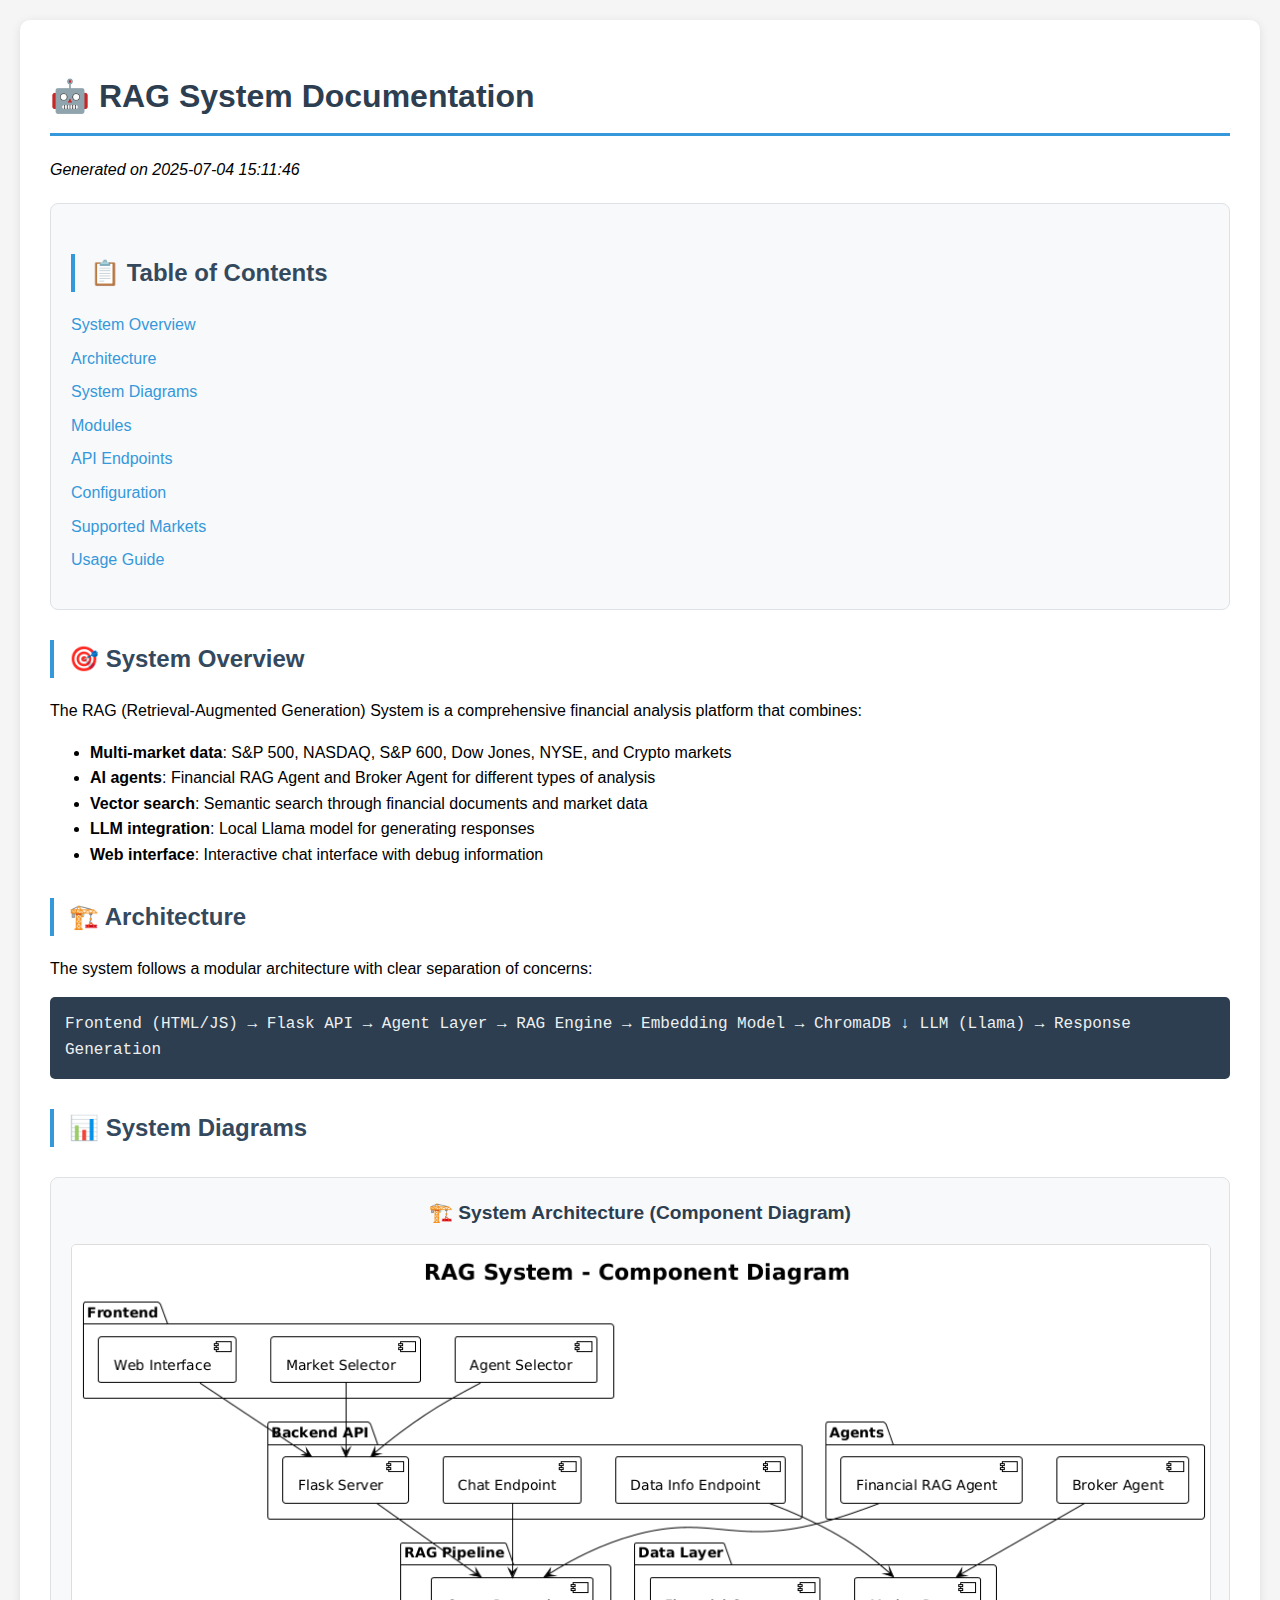
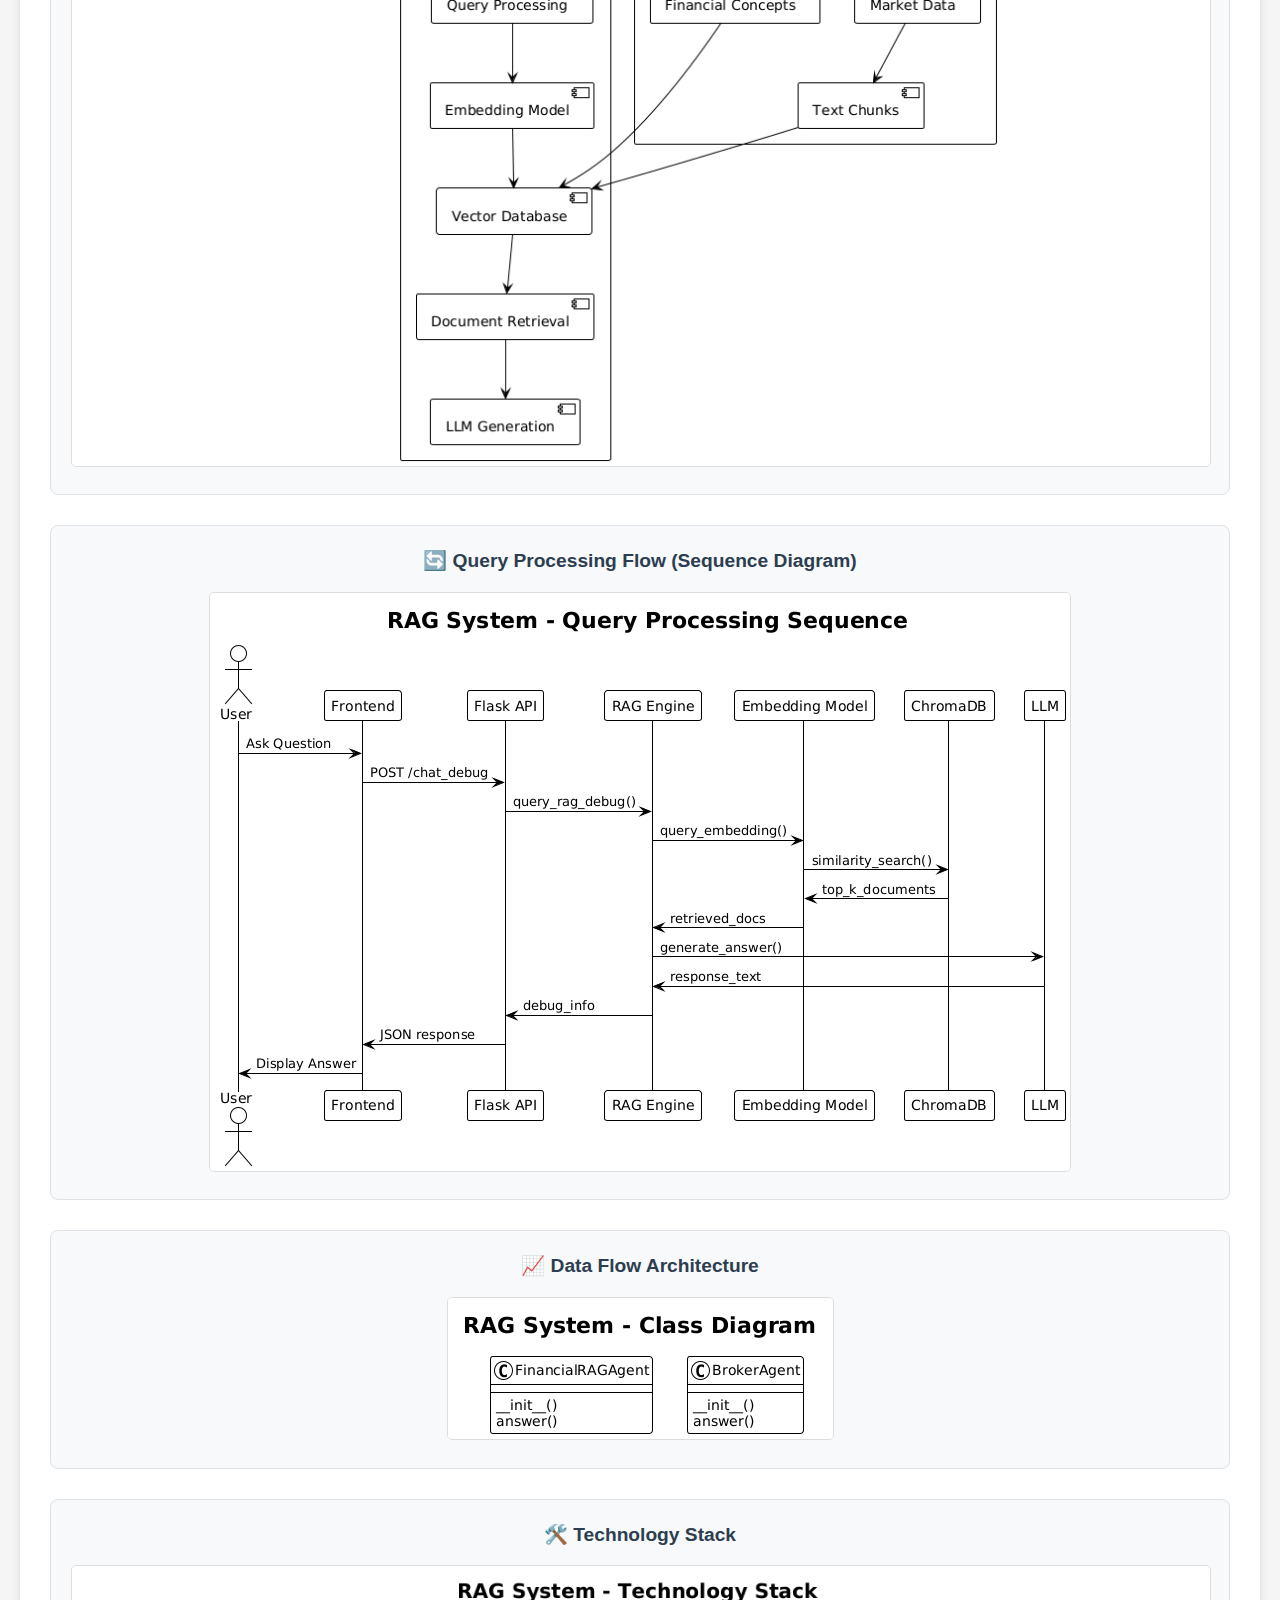
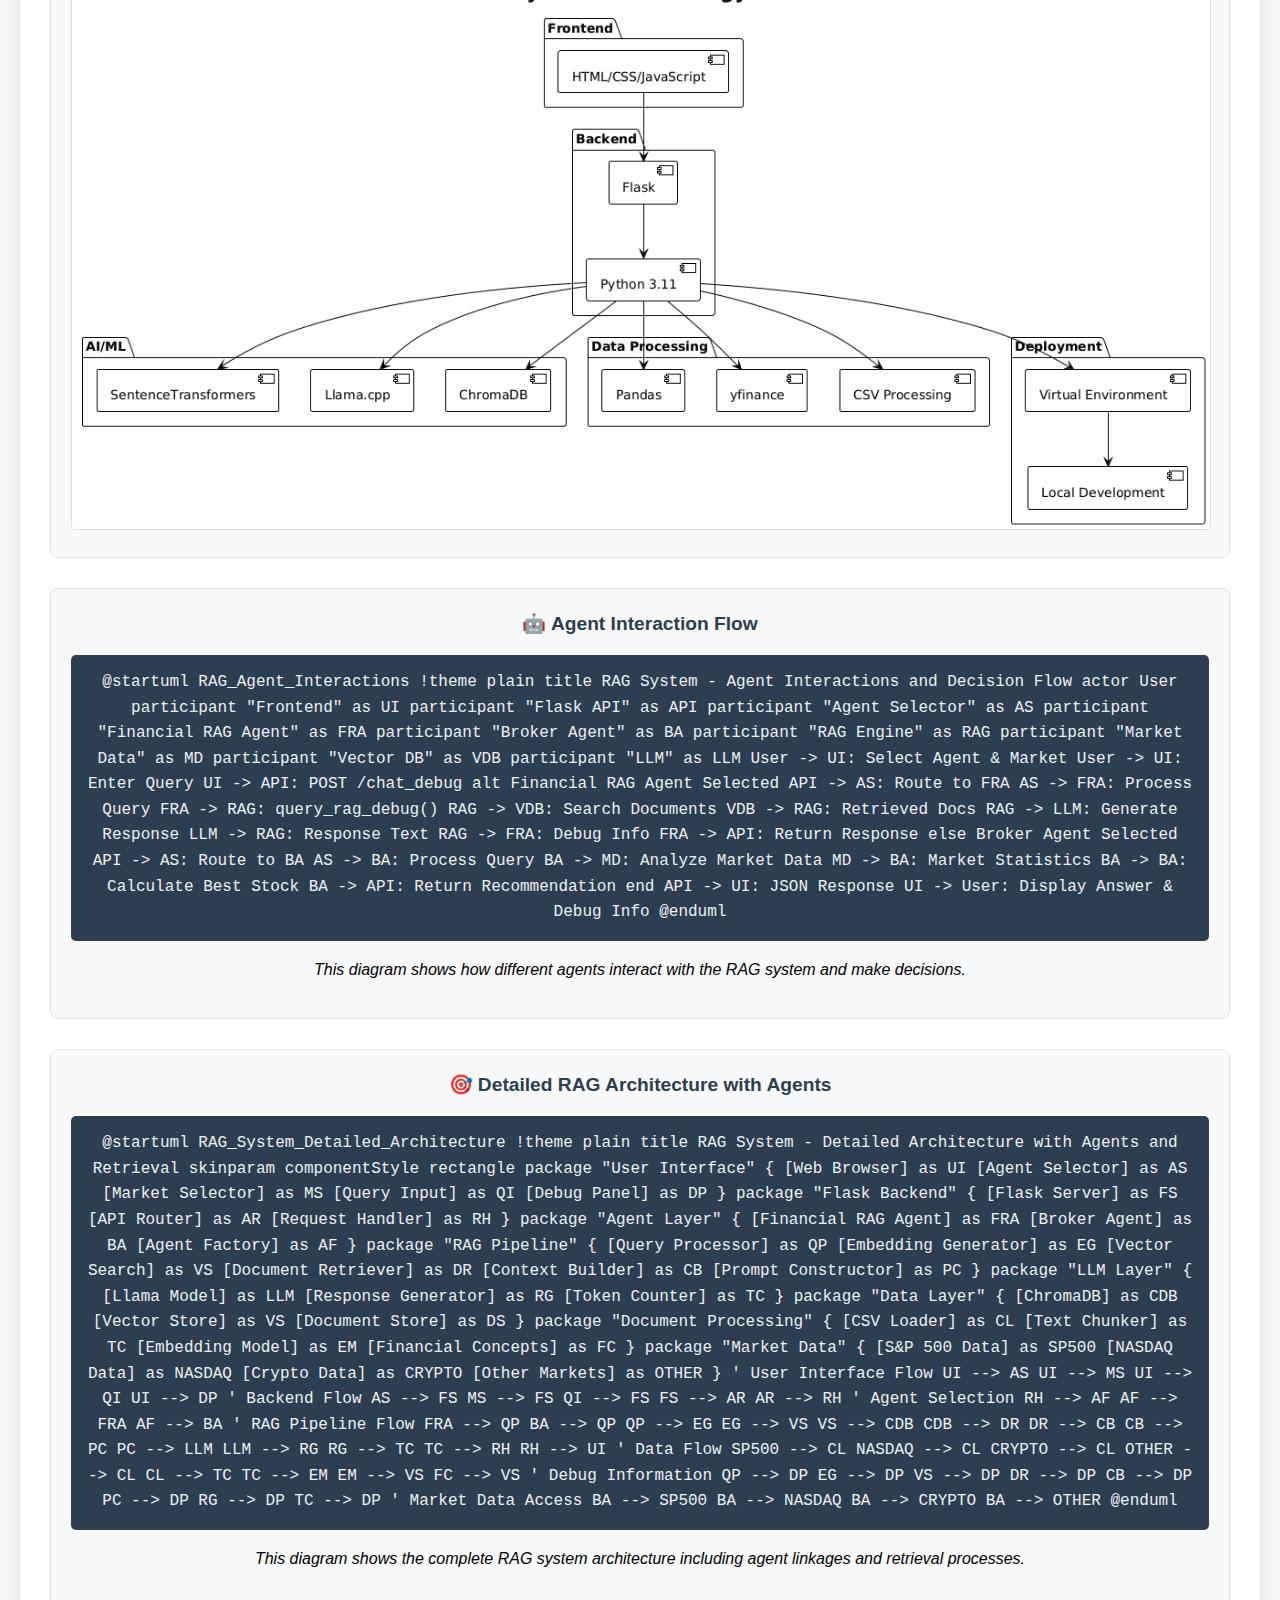
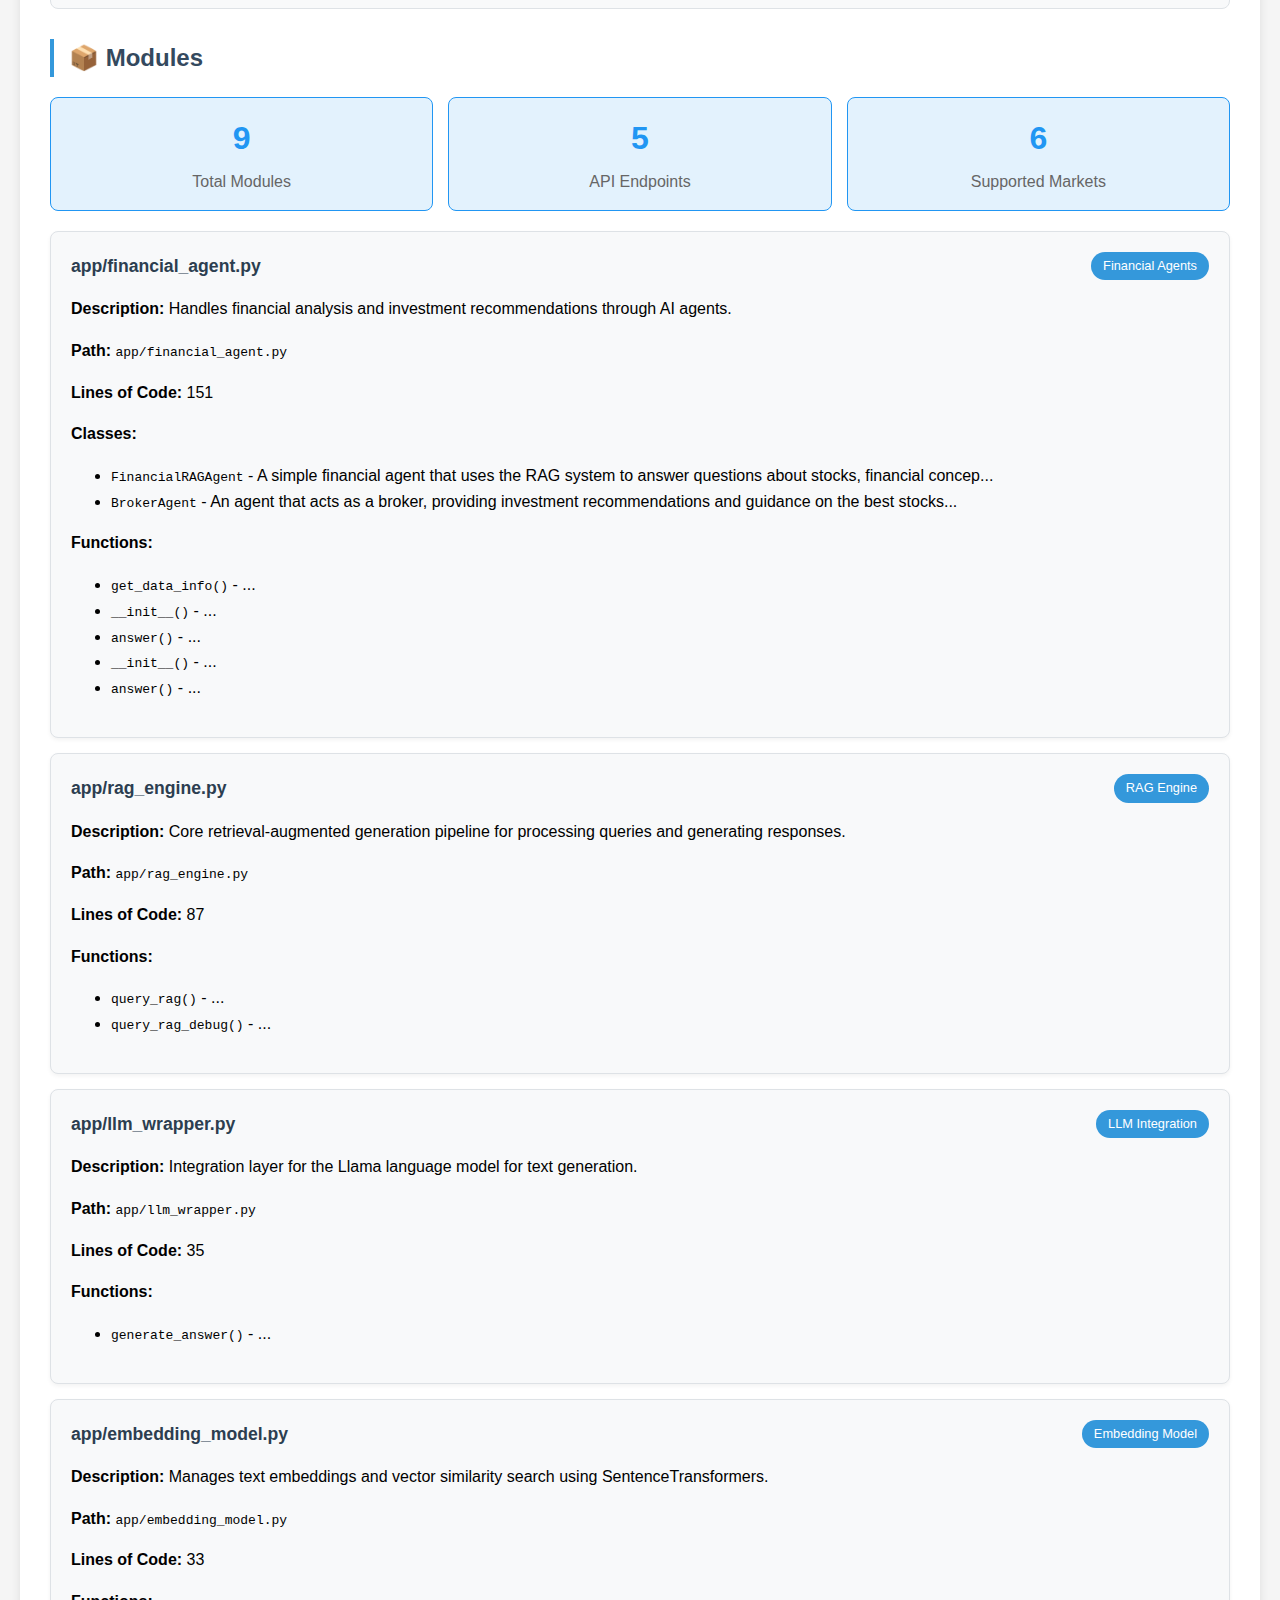
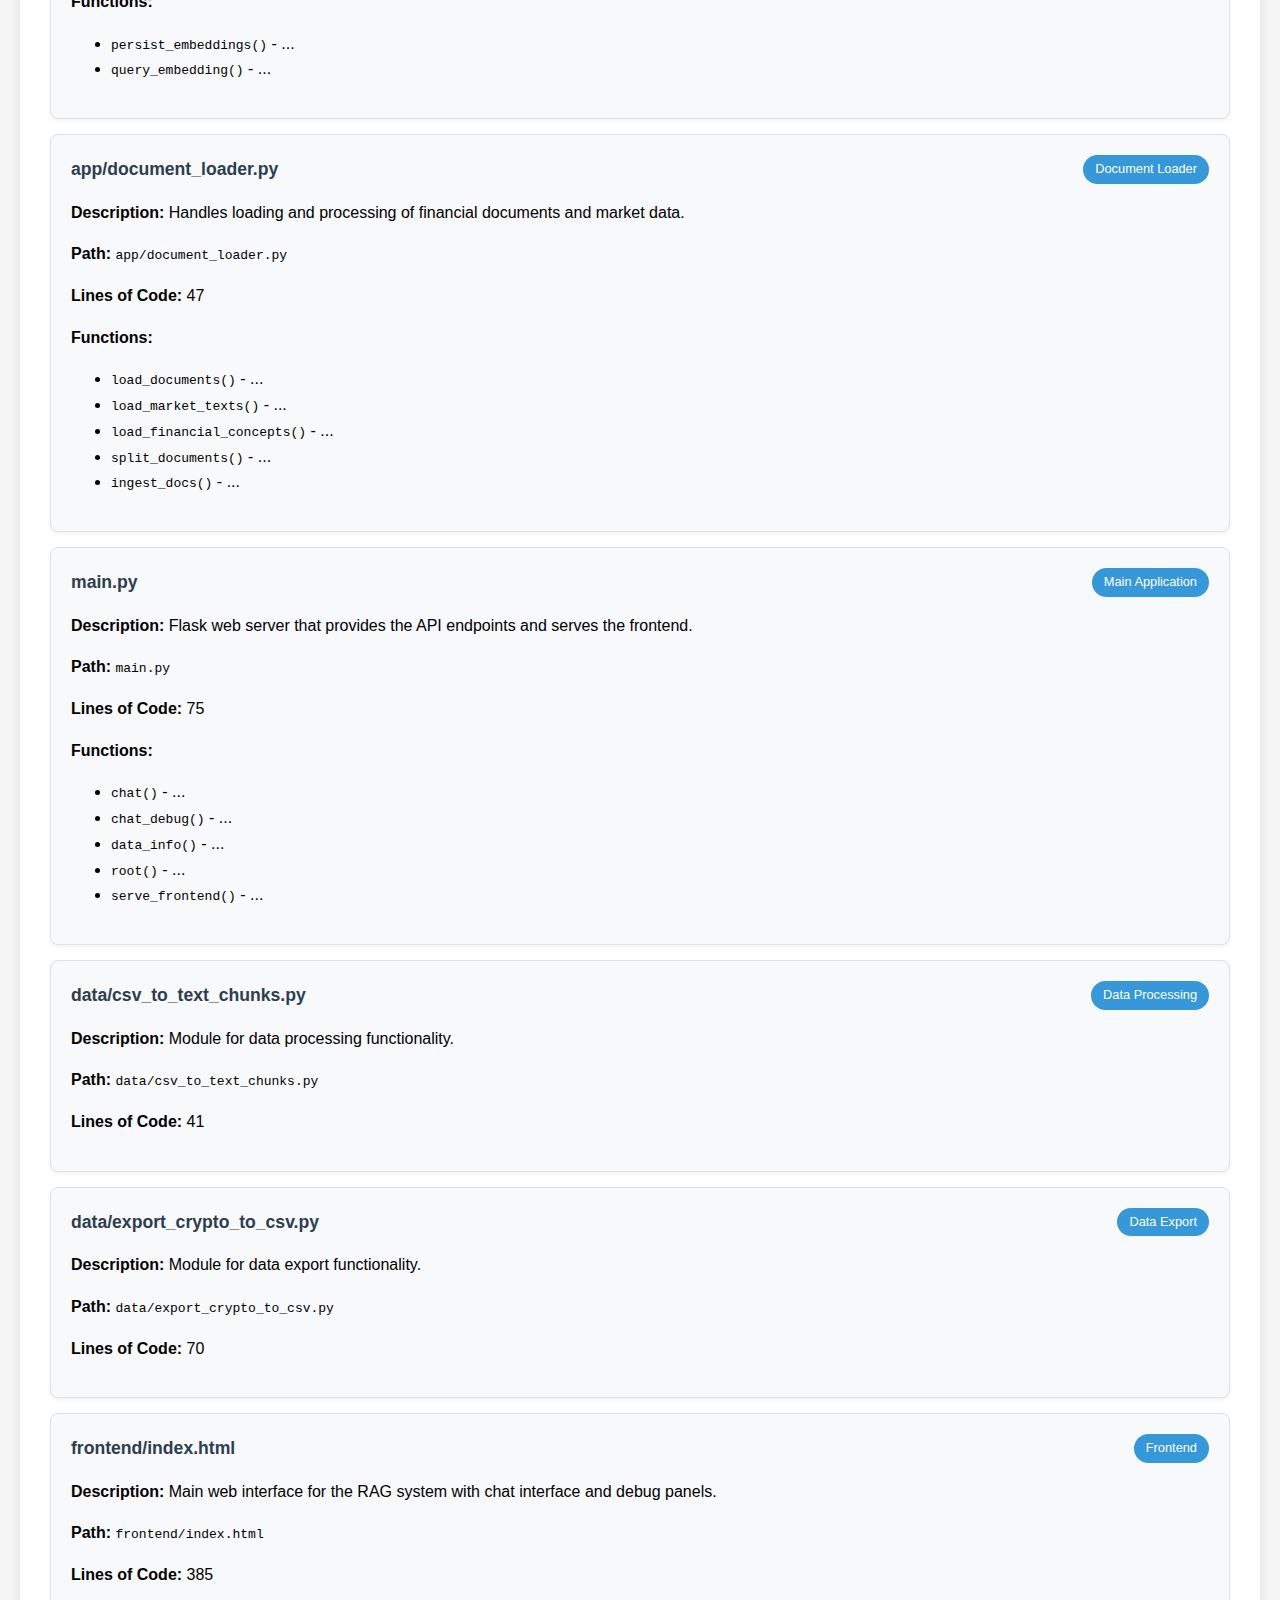
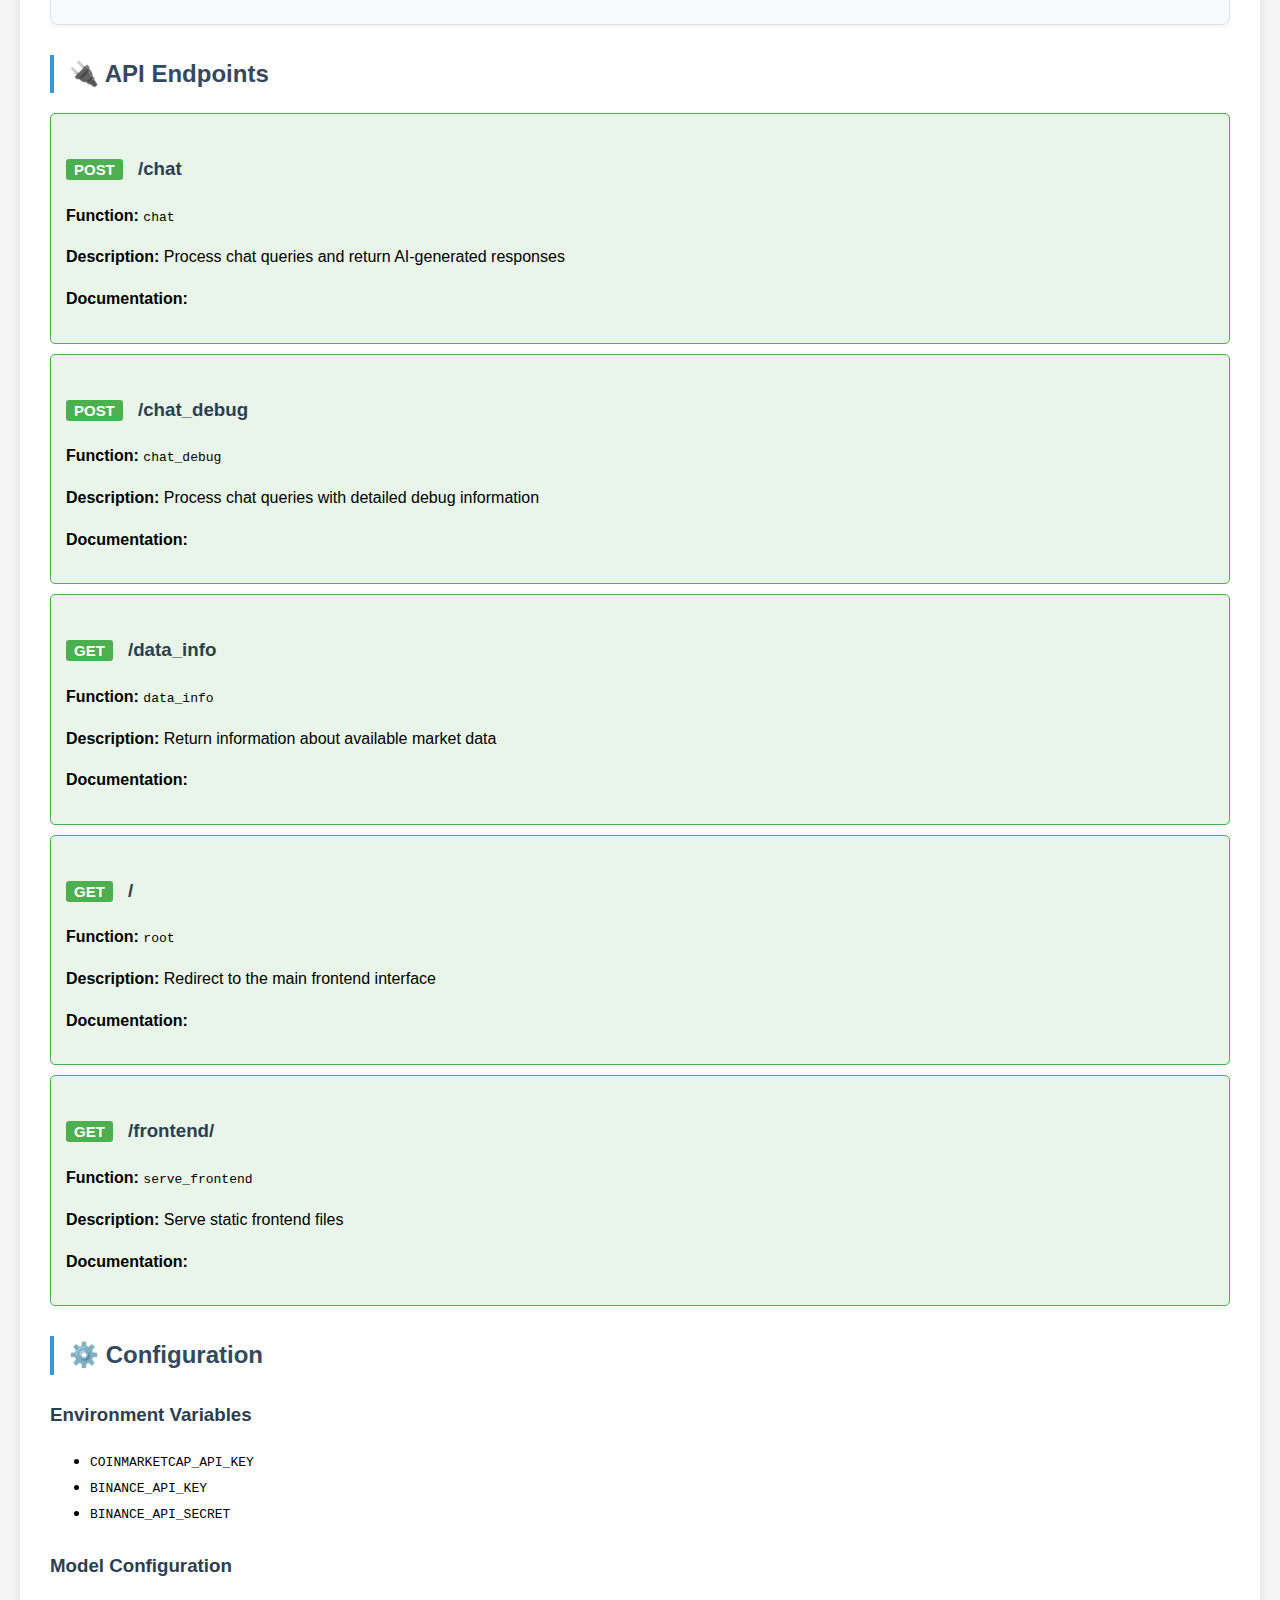
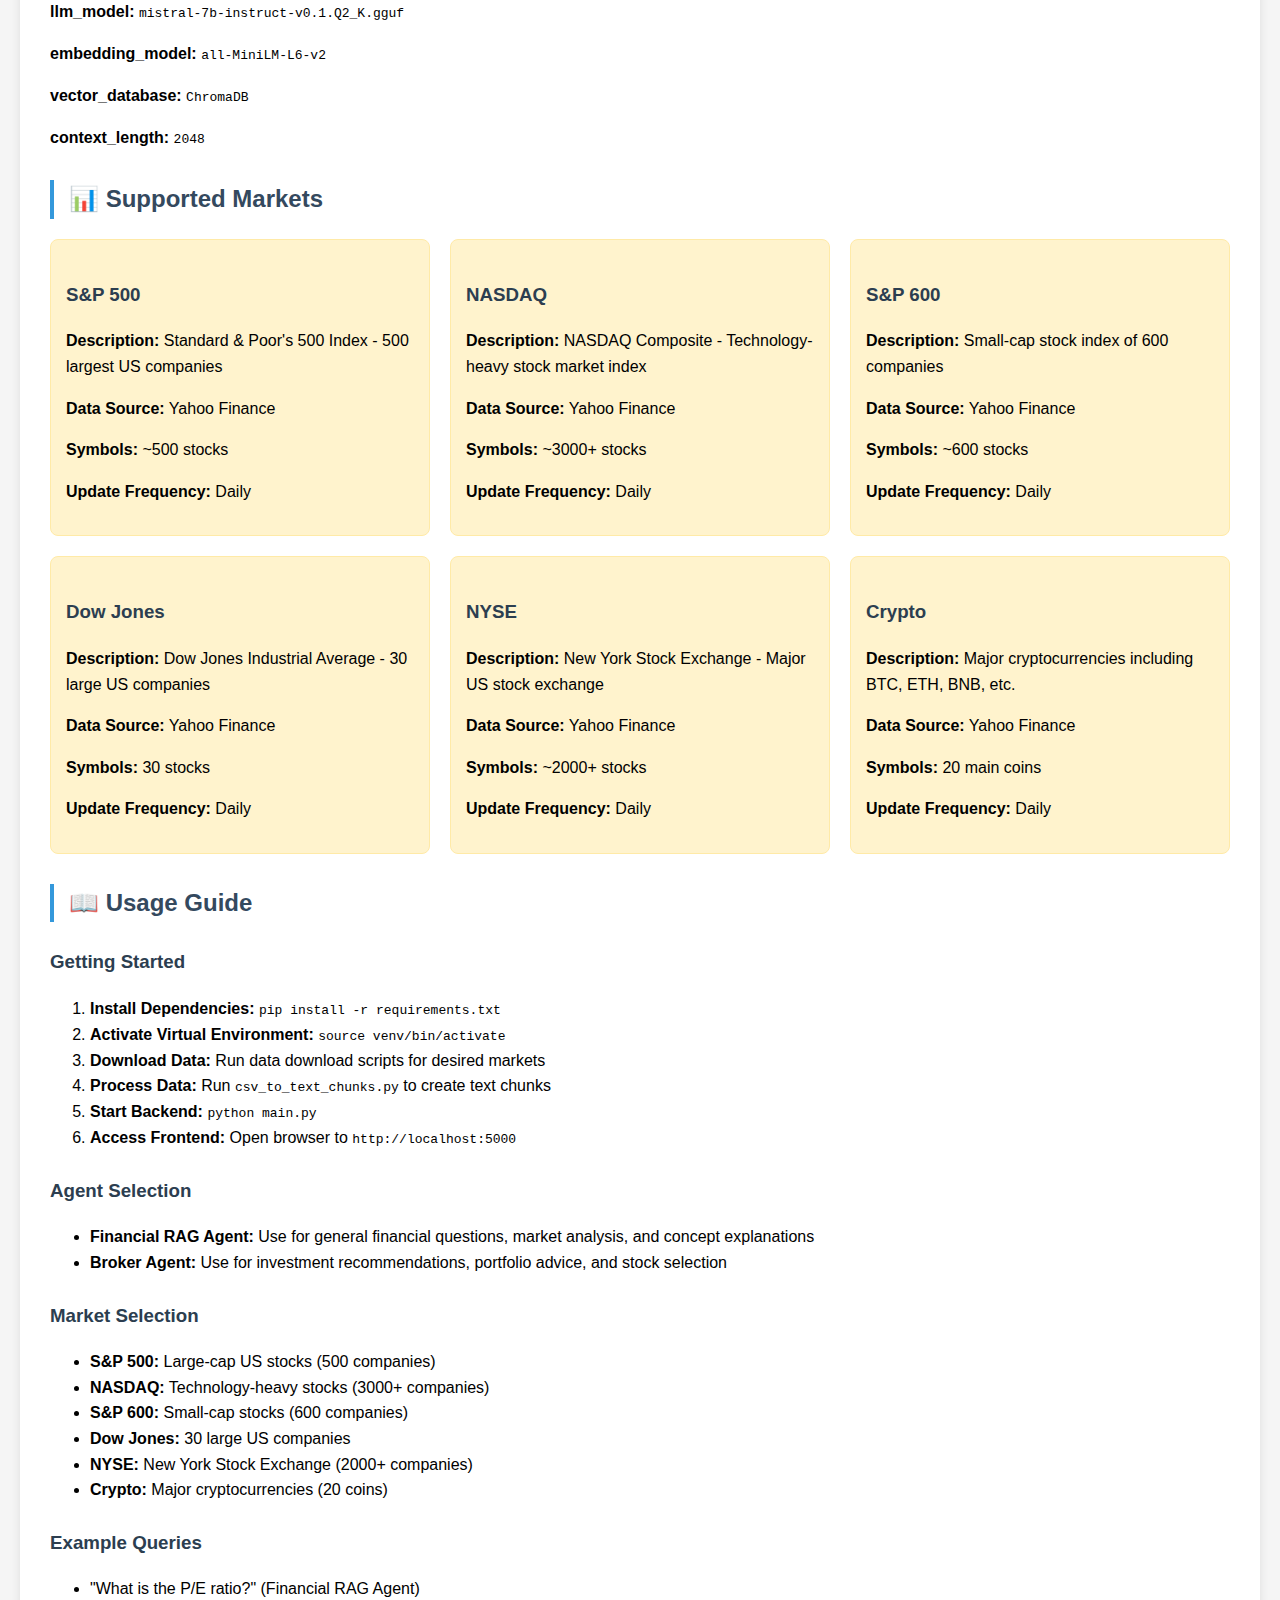
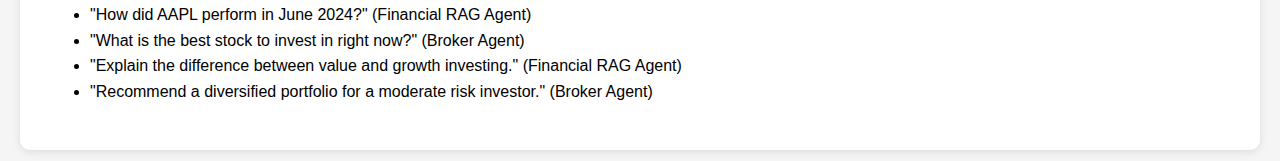
<file: documentation/documentation.html>
<!DOCTYPE html>
<html lang="en">
<head>
    <meta charset="UTF-8">
    <meta name="viewport" content="width=device-width, initial-scale=1.0">
    <title>RAG System Documentation</title>
    <style>
        body {
            font-family: 'Segoe UI', Tahoma, Geneva, Verdana, sans-serif;
            line-height: 1.6;
            margin: 0;
            padding: 20px;
            background-color: #f5f5f5;
        }
        .container {
            max-width: 1200px;
            margin: 0 auto;
            background: white;
            padding: 30px;
            border-radius: 10px;
            box-shadow: 0 2px 10px rgba(0,0,0,0.1);
        }
        h1 {
            color: #2c3e50;
            border-bottom: 3px solid #3498db;
            padding-bottom: 10px;
        }
        h2 {
            color: #34495e;
            margin-top: 30px;
            border-left: 4px solid #3498db;
            padding-left: 15px;
        }
        h3 {
            color: #2c3e50;
            margin-top: 25px;
        }
        .module-card {
            background: #f8f9fa;
            border: 1px solid #dee2e6;
            border-radius: 8px;
            padding: 20px;
            margin: 15px 0;
            box-shadow: 0 2px 4px rgba(0,0,0,0.05);
        }
        .module-header {
            display: flex;
            justify-content: space-between;
            align-items: center;
            margin-bottom: 15px;
        }
        .module-name {
            font-weight: bold;
            color: #2c3e50;
            font-size: 1.1em;
        }
        .module-category {
            background: #3498db;
            color: white;
            padding: 4px 12px;
            border-radius: 15px;
            font-size: 0.8em;
        }
        .code-block {
            background: #2c3e50;
            color: #ecf0f1;
            padding: 15px;
            border-radius: 5px;
            overflow-x: auto;
            font-family: 'Courier New', monospace;
            margin: 10px 0;
        }
        .endpoint {
            background: #e8f5e8;
            border: 1px solid #4caf50;
            border-radius: 5px;
            padding: 15px;
            margin: 10px 0;
        }
        .method {
            background: #4caf50;
            color: white;
            padding: 2px 8px;
            border-radius: 3px;
            font-size: 0.8em;
            margin-right: 10px;
        }
        .market-info {
            display: grid;
            grid-template-columns: repeat(auto-fit, minmax(300px, 1fr));
            gap: 20px;
            margin: 20px 0;
        }
        .market-card {
            background: #fff3cd;
            border: 1px solid #ffeaa7;
            border-radius: 8px;
            padding: 15px;
        }
        .toc {
            background: #f8f9fa;
            border: 1px solid #dee2e6;
            border-radius: 8px;
            padding: 20px;
            margin: 20px 0;
        }
        .toc ul {
            list-style-type: none;
            padding-left: 0;
        }
        .toc li {
            margin: 8px 0;
        }
        .toc a {
            color: #3498db;
            text-decoration: none;
        }
        .toc a:hover {
            text-decoration: underline;
        }
        .stats {
            display: grid;
            grid-template-columns: repeat(auto-fit, minmax(200px, 1fr));
            gap: 15px;
            margin: 20px 0;
        }
        .stat-card {
            background: #e3f2fd;
            border: 1px solid #2196f3;
            border-radius: 8px;
            padding: 15px;
            text-align: center;
        }
        .stat-number {
            font-size: 2em;
            font-weight: bold;
            color: #2196f3;
        }
        .stat-label {
            color: #666;
            margin-top: 5px;
        }
        .diagram-section {
            margin: 30px 0;
            text-align: center;
        }
        .diagram-container {
            background: #f8f9fa;
            border: 1px solid #dee2e6;
            border-radius: 8px;
            padding: 20px;
            margin: 15px 0;
        }
        .diagram-container img {
            max-width: 100%;
            height: auto;
            border: 1px solid #ddd;
            border-radius: 5px;
        }
        .diagram-title {
            font-weight: bold;
            color: #2c3e50;
            margin-bottom: 15px;
            font-size: 1.2em;
        }
    </style>
</head>
<body>
    <div class="container">
        <h1>🤖 RAG System Documentation</h1>
        <p><em>Generated on 2025-07-04 15:11:46</em></p>
        
        <div class="toc">
            <h2>📋 Table of Contents</h2>
            <ul>
                <li><a href="#overview">System Overview</a></li>
                <li><a href="#architecture">Architecture</a></li>
                <li><a href="#diagrams">System Diagrams</a></li>
                <li><a href="#modules">Modules</a></li>
                <li><a href="#api">API Endpoints</a></li>
                <li><a href="#configuration">Configuration</a></li>
                <li><a href="#markets">Supported Markets</a></li>
                <li><a href="#usage">Usage Guide</a></li>
            </ul>
        </div>

        <section id="overview">
            <h2>🎯 System Overview</h2>
            <p>The RAG (Retrieval-Augmented Generation) System is a comprehensive financial analysis platform that combines:</p>
            <ul>
                <li><strong>Multi-market data</strong>: S&P 500, NASDAQ, S&P 600, Dow Jones, NYSE, and Crypto markets</li>
                <li><strong>AI agents</strong>: Financial RAG Agent and Broker Agent for different types of analysis</li>
                <li><strong>Vector search</strong>: Semantic search through financial documents and market data</li>
                <li><strong>LLM integration</strong>: Local Llama model for generating responses</li>
                <li><strong>Web interface</strong>: Interactive chat interface with debug information</li>
            </ul>
        </section>

        <section id="architecture">
            <h2>🏗️ Architecture</h2>
            <p>The system follows a modular architecture with clear separation of concerns:</p>
            <div class="code-block">
Frontend (HTML/JS) → Flask API → Agent Layer → RAG Engine → Embedding Model → ChromaDB
                                 ↓
                            LLM (Llama) → Response Generation
            </div>
        </section>

        <section id="diagrams">
            <h2>📊 System Diagrams</h2>
            
            <div class="diagram-section">
                <div class="diagram-container">
                    <div class="diagram-title">🏗️ System Architecture (Component Diagram)</div>
                    <img src="[data-uri]" alt="Component Diagram">
                </div>
            </div>
            
            <div class="diagram-section">
                <div class="diagram-container">
                    <div class="diagram-title">🔄 Query Processing Flow (Sequence Diagram)</div>
                    <img src="[data-uri]" alt="Sequence Diagram">
                </div>
            </div>
            
            <div class="diagram-section">
                <div class="diagram-container">
                    <div class="diagram-title">📈 Data Flow Architecture</div>
                    <img src="[data-uri]" alt="Class Diagram">
                </div>
            </div>
            
            <div class="diagram-section">
                <div class="diagram-container">
                    <div class="diagram-title">🛠️ Technology Stack</div>
                    <img src="[data-uri]" alt="Technology Stack">
                </div>
            </div>
            
            <div class="diagram-section">
                <div class="diagram-container">
                    <div class="diagram-title">🤖 Agent Interaction Flow</div>
                    <div class="code-block">

@startuml RAG_Agent_Interactions
!theme plain
title RAG System - Agent Interactions and Decision Flow

actor User
participant "Frontend" as UI
participant "Flask API" as API
participant "Agent Selector" as AS
participant "Financial RAG Agent" as FRA
participant "Broker Agent" as BA
participant "RAG Engine" as RAG
participant "Market Data" as MD
participant "Vector DB" as VDB
participant "LLM" as LLM

User -> UI: Select Agent & Market
User -> UI: Enter Query
UI -> API: POST /chat_debug

alt Financial RAG Agent Selected
    API -> AS: Route to FRA
    AS -> FRA: Process Query
    FRA -> RAG: query_rag_debug()
    RAG -> VDB: Search Documents
    VDB -> RAG: Retrieved Docs
    RAG -> LLM: Generate Response
    LLM -> RAG: Response Text
    RAG -> FRA: Debug Info
    FRA -> API: Return Response
else Broker Agent Selected
    API -> AS: Route to BA
    AS -> BA: Process Query
    BA -> MD: Analyze Market Data
    MD -> BA: Market Statistics
    BA -> BA: Calculate Best Stock
    BA -> API: Return Recommendation
end

API -> UI: JSON Response
UI -> User: Display Answer & Debug Info

@enduml

                    </div>
                    <p><em>This diagram shows how different agents interact with the RAG system and make decisions.</em></p>
                </div>
            </div>
            
            <div class="diagram-section">
                <div class="diagram-container">
                    <div class="diagram-title">🎯 Detailed RAG Architecture with Agents</div>
                    <div class="code-block">

@startuml RAG_System_Detailed_Architecture
!theme plain
title RAG System - Detailed Architecture with Agents and Retrieval

skinparam componentStyle rectangle

package "User Interface" {
    [Web Browser] as UI
    [Agent Selector] as AS
    [Market Selector] as MS
    [Query Input] as QI
    [Debug Panel] as DP
}

package "Flask Backend" {
    [Flask Server] as FS
    [API Router] as AR
    [Request Handler] as RH
}

package "Agent Layer" {
    [Financial RAG Agent] as FRA
    [Broker Agent] as BA
    [Agent Factory] as AF
}

package "RAG Pipeline" {
    [Query Processor] as QP
    [Embedding Generator] as EG
    [Vector Search] as VS
    [Document Retriever] as DR
    [Context Builder] as CB
    [Prompt Constructor] as PC
}

package "LLM Layer" {
    [Llama Model] as LLM
    [Response Generator] as RG
    [Token Counter] as TC
}

package "Data Layer" {
    [ChromaDB] as CDB
    [Vector Store] as VS
    [Document Store] as DS
}

package "Document Processing" {
    [CSV Loader] as CL
    [Text Chunker] as TC
    [Embedding Model] as EM
    [Financial Concepts] as FC
}

package "Market Data" {
    [S&P 500 Data] as SP500
    [NASDAQ Data] as NASDAQ
    [Crypto Data] as CRYPTO
    [Other Markets] as OTHER
}

' User Interface Flow
UI --> AS
UI --> MS
UI --> QI
UI --> DP

' Backend Flow
AS --> FS
MS --> FS
QI --> FS
FS --> AR
AR --> RH

' Agent Selection
RH --> AF
AF --> FRA
AF --> BA

' RAG Pipeline Flow
FRA --> QP
BA --> QP
QP --> EG
EG --> VS
VS --> CDB
CDB --> DR
DR --> CB
CB --> PC
PC --> LLM
LLM --> RG
RG --> TC
TC --> RH
RH --> UI

' Data Flow
SP500 --> CL
NASDAQ --> CL
CRYPTO --> CL
OTHER --> CL
CL --> TC
TC --> EM
EM --> VS
FC --> VS

' Debug Information
QP --> DP
EG --> DP
VS --> DP
DR --> DP
CB --> DP
PC --> DP
RG --> DP
TC --> DP

' Market Data Access
BA --> SP500
BA --> NASDAQ
BA --> CRYPTO
BA --> OTHER

@enduml

                    </div>
                    <p><em>This diagram shows the complete RAG system architecture including agent linkages and retrieval processes.</em></p>
                </div>
            </div>
        </section>

        <section id="modules">
            <h2>📦 Modules</h2>
            <div class="stats">
                <div class="stat-card">
                    <div class="stat-number">9</div>
                    <div class="stat-label">Total Modules</div>
                </div>
                <div class="stat-card">
                    <div class="stat-number">5</div>
                    <div class="stat-label">API Endpoints</div>
                </div>
                <div class="stat-card">
                    <div class="stat-number">6</div>
                    <div class="stat-label">Supported Markets</div>
                </div>
            </div>

            <div class="module-card">
                <div class="module-header">
                    <div class="module-name">app/financial_agent.py</div>
                    <div class="module-category">Financial Agents</div>
                </div>
                <p><strong>Description:</strong> Handles financial analysis and investment recommendations through AI agents.</p>
                <p><strong>Path:</strong> <code>app/financial_agent.py</code></p>
                <p><strong>Lines of Code:</strong> 151</p>
<p><strong>Classes:</strong></p><ul><li><code>FinancialRAGAgent</code> - A simple financial agent that uses the RAG system to answer questions about stocks, financial concep...</li><li><code>BrokerAgent</code> - An agent that acts as a broker, providing investment recommendations and guidance on the best stocks...</li></ul><p><strong>Functions:</strong></p><ul><li><code>get_data_info()</code> - ...</li><li><code>__init__()</code> - ...</li><li><code>answer()</code> - ...</li><li><code>__init__()</code> - ...</li><li><code>answer()</code> - ...</li></ul></div>
            <div class="module-card">
                <div class="module-header">
                    <div class="module-name">app/rag_engine.py</div>
                    <div class="module-category">RAG Engine</div>
                </div>
                <p><strong>Description:</strong> Core retrieval-augmented generation pipeline for processing queries and generating responses.</p>
                <p><strong>Path:</strong> <code>app/rag_engine.py</code></p>
                <p><strong>Lines of Code:</strong> 87</p>
<p><strong>Functions:</strong></p><ul><li><code>query_rag()</code> - ...</li><li><code>query_rag_debug()</code> - ...</li></ul></div>
            <div class="module-card">
                <div class="module-header">
                    <div class="module-name">app/llm_wrapper.py</div>
                    <div class="module-category">LLM Integration</div>
                </div>
                <p><strong>Description:</strong> Integration layer for the Llama language model for text generation.</p>
                <p><strong>Path:</strong> <code>app/llm_wrapper.py</code></p>
                <p><strong>Lines of Code:</strong> 35</p>
<p><strong>Functions:</strong></p><ul><li><code>generate_answer()</code> - ...</li></ul></div>
            <div class="module-card">
                <div class="module-header">
                    <div class="module-name">app/embedding_model.py</div>
                    <div class="module-category">Embedding Model</div>
                </div>
                <p><strong>Description:</strong> Manages text embeddings and vector similarity search using SentenceTransformers.</p>
                <p><strong>Path:</strong> <code>app/embedding_model.py</code></p>
                <p><strong>Lines of Code:</strong> 33</p>
<p><strong>Functions:</strong></p><ul><li><code>persist_embeddings()</code> - ...</li><li><code>query_embedding()</code> - ...</li></ul></div>
            <div class="module-card">
                <div class="module-header">
                    <div class="module-name">app/document_loader.py</div>
                    <div class="module-category">Document Loader</div>
                </div>
                <p><strong>Description:</strong> Handles loading and processing of financial documents and market data.</p>
                <p><strong>Path:</strong> <code>app/document_loader.py</code></p>
                <p><strong>Lines of Code:</strong> 47</p>
<p><strong>Functions:</strong></p><ul><li><code>load_documents()</code> - ...</li><li><code>load_market_texts()</code> - ...</li><li><code>load_financial_concepts()</code> - ...</li><li><code>split_documents()</code> - ...</li><li><code>ingest_docs()</code> - ...</li></ul></div>
            <div class="module-card">
                <div class="module-header">
                    <div class="module-name">main.py</div>
                    <div class="module-category">Main Application</div>
                </div>
                <p><strong>Description:</strong> Flask web server that provides the API endpoints and serves the frontend.</p>
                <p><strong>Path:</strong> <code>main.py</code></p>
                <p><strong>Lines of Code:</strong> 75</p>
<p><strong>Functions:</strong></p><ul><li><code>chat()</code> - ...</li><li><code>chat_debug()</code> - ...</li><li><code>data_info()</code> - ...</li><li><code>root()</code> - ...</li><li><code>serve_frontend()</code> - ...</li></ul></div>
            <div class="module-card">
                <div class="module-header">
                    <div class="module-name">data/csv_to_text_chunks.py</div>
                    <div class="module-category">Data Processing</div>
                </div>
                <p><strong>Description:</strong> Module for data processing functionality.</p>
                <p><strong>Path:</strong> <code>data/csv_to_text_chunks.py</code></p>
                <p><strong>Lines of Code:</strong> 41</p>
</div>
            <div class="module-card">
                <div class="module-header">
                    <div class="module-name">data/export_crypto_to_csv.py</div>
                    <div class="module-category">Data Export</div>
                </div>
                <p><strong>Description:</strong> Module for data export functionality.</p>
                <p><strong>Path:</strong> <code>data/export_crypto_to_csv.py</code></p>
                <p><strong>Lines of Code:</strong> 70</p>
</div>
            <div class="module-card">
                <div class="module-header">
                    <div class="module-name">frontend/index.html</div>
                    <div class="module-category">Frontend</div>
                </div>
                <p><strong>Description:</strong> Main web interface for the RAG system with chat interface and debug panels.</p>
                <p><strong>Path:</strong> <code>frontend/index.html</code></p>
                <p><strong>Lines of Code:</strong> 385</p>
</div>
        <section id="api">
            <h2>🔌 API Endpoints</h2>
        
            <div class="endpoint">
                <h3><span class="method">POST</span> /chat</h3>
                <p><strong>Function:</strong> <code>chat</code></p>
                <p><strong>Description:</strong> Process chat queries and return AI-generated responses</p>
                <p><strong>Documentation:</strong> </p>
            </div>
            
            <div class="endpoint">
                <h3><span class="method">POST</span> /chat_debug</h3>
                <p><strong>Function:</strong> <code>chat_debug</code></p>
                <p><strong>Description:</strong> Process chat queries with detailed debug information</p>
                <p><strong>Documentation:</strong> </p>
            </div>
            
            <div class="endpoint">
                <h3><span class="method">GET</span> /data_info</h3>
                <p><strong>Function:</strong> <code>data_info</code></p>
                <p><strong>Description:</strong> Return information about available market data</p>
                <p><strong>Documentation:</strong> </p>
            </div>
            
            <div class="endpoint">
                <h3><span class="method">GET</span> /</h3>
                <p><strong>Function:</strong> <code>root</code></p>
                <p><strong>Description:</strong> Redirect to the main frontend interface</p>
                <p><strong>Documentation:</strong> </p>
            </div>
            
            <div class="endpoint">
                <h3><span class="method">GET</span> /frontend/<path:filename></h3>
                <p><strong>Function:</strong> <code>serve_frontend</code></p>
                <p><strong>Description:</strong> Serve static frontend files</p>
                <p><strong>Documentation:</strong> </p>
            </div>
            
        <section id="configuration">
            <h2>⚙️ Configuration</h2>
            <h3>Environment Variables</h3>
            <ul>
        <li><code>COINMARKETCAP_API_KEY</code></li><li><code>BINANCE_API_KEY</code></li><li><code>BINANCE_API_SECRET</code></li>
            </ul>
            <h3>Model Configuration</h3>
        <p><strong>llm_model:</strong> <code>mistral-7b-instruct-v0.1.Q2_K.gguf</code></p><p><strong>embedding_model:</strong> <code>all-MiniLM-L6-v2</code></p><p><strong>vector_database:</strong> <code>ChromaDB</code></p><p><strong>context_length:</strong> <code>2048</code></p>
        <section id="markets">
            <h2>📊 Supported Markets</h2>
            <div class="market-info">
        
            <div class="market-card">
                <h3>S&P 500</h3>
                <p><strong>Description:</strong> Standard & Poor's 500 Index - 500 largest US companies</p>
                <p><strong>Data Source:</strong> Yahoo Finance</p>
                <p><strong>Symbols:</strong> ~500 stocks</p>
                <p><strong>Update Frequency:</strong> Daily</p>
            </div>
            
            <div class="market-card">
                <h3>NASDAQ</h3>
                <p><strong>Description:</strong> NASDAQ Composite - Technology-heavy stock market index</p>
                <p><strong>Data Source:</strong> Yahoo Finance</p>
                <p><strong>Symbols:</strong> ~3000+ stocks</p>
                <p><strong>Update Frequency:</strong> Daily</p>
            </div>
            
            <div class="market-card">
                <h3>S&P 600</h3>
                <p><strong>Description:</strong> Small-cap stock index of 600 companies</p>
                <p><strong>Data Source:</strong> Yahoo Finance</p>
                <p><strong>Symbols:</strong> ~600 stocks</p>
                <p><strong>Update Frequency:</strong> Daily</p>
            </div>
            
            <div class="market-card">
                <h3>Dow Jones</h3>
                <p><strong>Description:</strong> Dow Jones Industrial Average - 30 large US companies</p>
                <p><strong>Data Source:</strong> Yahoo Finance</p>
                <p><strong>Symbols:</strong> 30 stocks</p>
                <p><strong>Update Frequency:</strong> Daily</p>
            </div>
            
            <div class="market-card">
                <h3>NYSE</h3>
                <p><strong>Description:</strong> New York Stock Exchange - Major US stock exchange</p>
                <p><strong>Data Source:</strong> Yahoo Finance</p>
                <p><strong>Symbols:</strong> ~2000+ stocks</p>
                <p><strong>Update Frequency:</strong> Daily</p>
            </div>
            
            <div class="market-card">
                <h3>Crypto</h3>
                <p><strong>Description:</strong> Major cryptocurrencies including BTC, ETH, BNB, etc.</p>
                <p><strong>Data Source:</strong> Yahoo Finance</p>
                <p><strong>Symbols:</strong> 20 main coins</p>
                <p><strong>Update Frequency:</strong> Daily</p>
            </div>
            
            </div>
        </section>

        <section id="usage">
            <h2>📖 Usage Guide</h2>
            <h3>Getting Started</h3>
            <ol>
                <li><strong>Install Dependencies:</strong> <code>pip install -r requirements.txt</code></li>
                <li><strong>Activate Virtual Environment:</strong> <code>source venv/bin/activate</code></li>
                <li><strong>Download Data:</strong> Run data download scripts for desired markets</li>
                <li><strong>Process Data:</strong> Run <code>csv_to_text_chunks.py</code> to create text chunks</li>
                <li><strong>Start Backend:</strong> <code>python main.py</code></li>
                <li><strong>Access Frontend:</strong> Open browser to <code>http://localhost:5000</code></li>
            </ol>
            
            <h3>Agent Selection</h3>
            <ul>
                <li><strong>Financial RAG Agent:</strong> Use for general financial questions, market analysis, and concept explanations</li>
                <li><strong>Broker Agent:</strong> Use for investment recommendations, portfolio advice, and stock selection</li>
            </ul>
            
            <h3>Market Selection</h3>
            <ul>
                <li><strong>S&P 500:</strong> Large-cap US stocks (500 companies)</li>
                <li><strong>NASDAQ:</strong> Technology-heavy stocks (3000+ companies)</li>
                <li><strong>S&P 600:</strong> Small-cap stocks (600 companies)</li>
                <li><strong>Dow Jones:</strong> 30 large US companies</li>
                <li><strong>NYSE:</strong> New York Stock Exchange (2000+ companies)</li>
                <li><strong>Crypto:</strong> Major cryptocurrencies (20 coins)</li>
            </ul>
            
            <h3>Example Queries</h3>
            <ul>
                <li>"What is the P/E ratio?" (Financial RAG Agent)</li>
                <li>"How did AAPL perform in June 2024?" (Financial RAG Agent)</li>
                <li>"What is the best stock to invest in right now?" (Broker Agent)</li>
                <li>"Explain the difference between value and growth investing." (Financial RAG Agent)</li>
                <li>"Recommend a diversified portfolio for a moderate risk investor." (Broker Agent)</li>
            </ul>
        </section>
    </div>
</body>
</html>
</file>
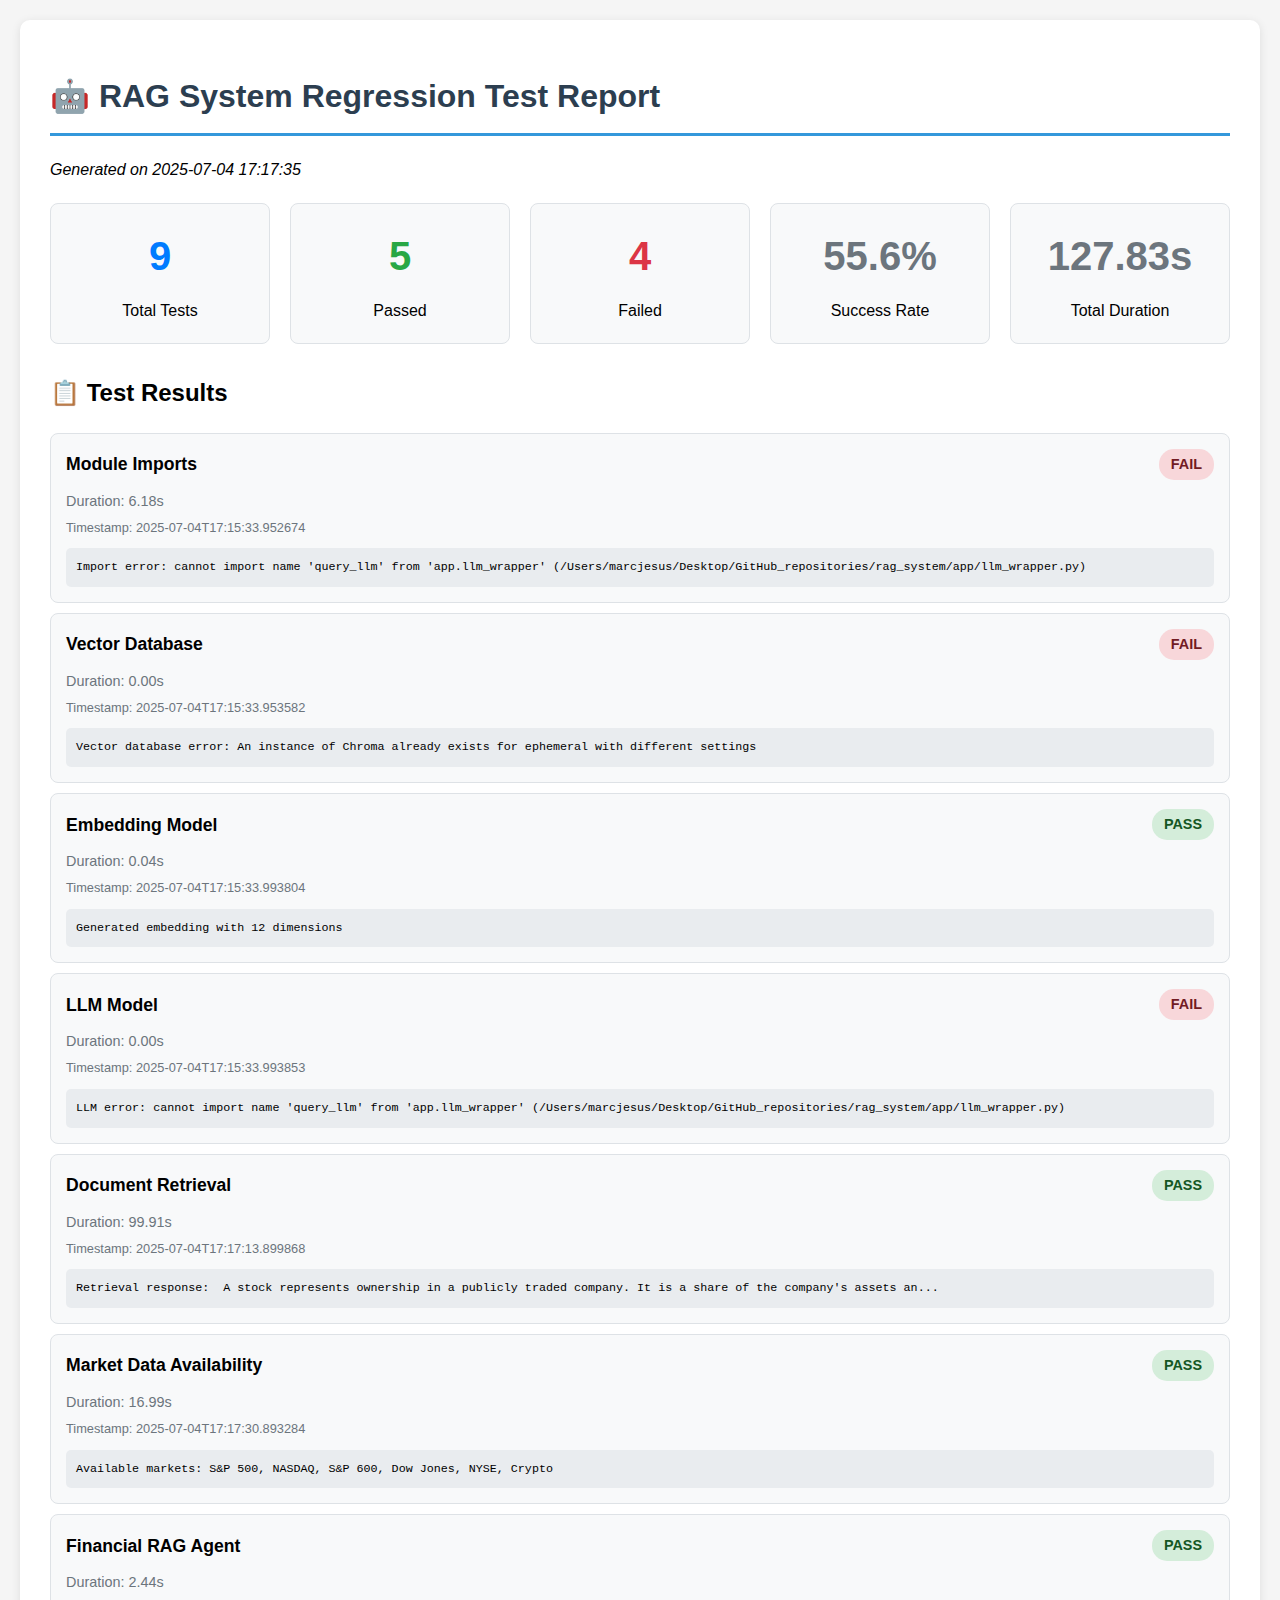
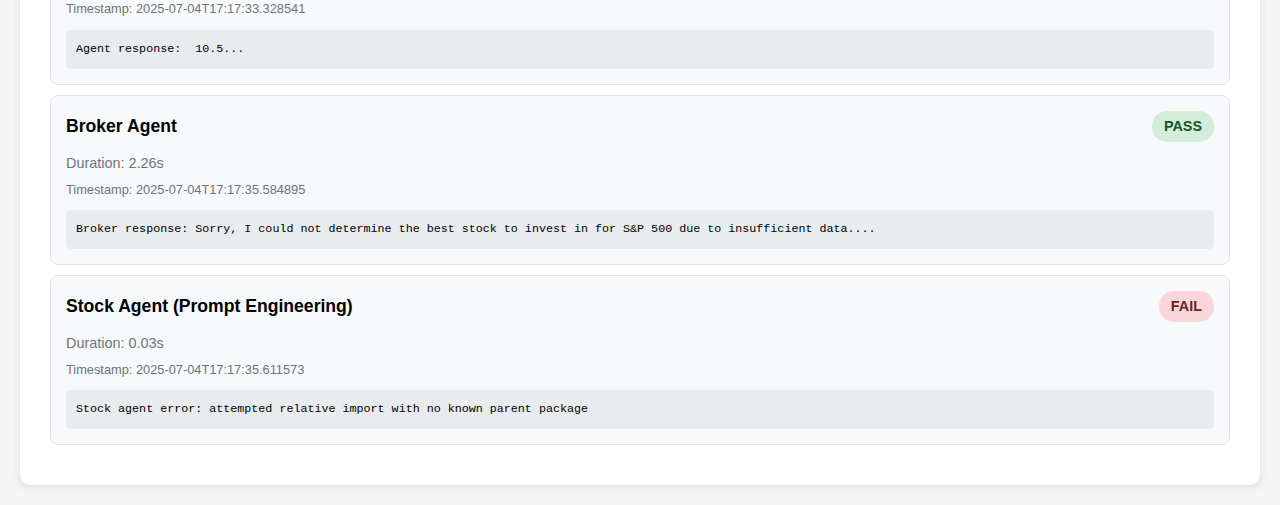
<file: regression_test/regression_test_report.html>
<!DOCTYPE html>
<html lang="en">
<head>
    <meta charset="UTF-8">
    <meta name="viewport" content="width=device-width, initial-scale=1.0">
    <title>RAG System Regression Test Report</title>
    <style>
        body {
            font-family: 'Segoe UI', Tahoma, Geneva, Verdana, sans-serif;
            line-height: 1.6;
            margin: 0;
            padding: 20px;
            background-color: #f5f5f5;
        }
        .container {
            max-width: 1200px;
            margin: 0 auto;
            background: white;
            padding: 30px;
            border-radius: 10px;
            box-shadow: 0 2px 10px rgba(0,0,0,0.1);
        }
        h1 {
            color: #2c3e50;
            border-bottom: 3px solid #3498db;
            padding-bottom: 10px;
        }
        .summary {
            display: grid;
            grid-template-columns: repeat(auto-fit, minmax(200px, 1fr));
            gap: 20px;
            margin: 20px 0;
        }
        .summary-card {
            background: #f8f9fa;
            border: 1px solid #dee2e6;
            border-radius: 8px;
            padding: 20px;
            text-align: center;
        }
        .summary-number {
            font-size: 2.5em;
            font-weight: bold;
            margin-bottom: 10px;
        }
        .passed { color: #28a745; }
        .failed { color: #dc3545; }
        .total { color: #007bff; }
        .duration { color: #6c757d; }
        .test-results {
            margin-top: 30px;
        }
        .test-item {
            background: #f8f9fa;
            border: 1px solid #dee2e6;
            border-radius: 8px;
            padding: 15px;
            margin: 10px 0;
        }
        .test-header {
            display: flex;
            justify-content: space-between;
            align-items: center;
            margin-bottom: 10px;
        }
        .test-name {
            font-weight: bold;
            font-size: 1.1em;
        }
        .test-status {
            padding: 4px 12px;
            border-radius: 15px;
            font-size: 0.9em;
            font-weight: bold;
        }
        .status-pass {
            background: #d4edda;
            color: #155724;
        }
        .status-fail {
            background: #f8d7da;
            color: #721c24;
        }
        .test-details {
            background: #e9ecef;
            padding: 10px;
            border-radius: 5px;
            font-family: monospace;
            font-size: 0.9em;
            margin-top: 10px;
            white-space: pre-wrap;
        }
        .test-duration {
            color: #6c757d;
            font-size: 0.9em;
        }
        .timestamp {
            color: #6c757d;
            font-size: 0.8em;
            margin-top: 5px;
        }
    </style>
</head>
<body>
    <div class="container">
        <h1>🤖 RAG System Regression Test Report</h1>
        <p><em>Generated on 2025-07-04 17:17:35</em></p>
        
        <div class="summary">
            <div class="summary-card">
                <div class="summary-number total">9</div>
                <div>Total Tests</div>
            </div>
            <div class="summary-card">
                <div class="summary-number passed">5</div>
                <div>Passed</div>
            </div>
            <div class="summary-card">
                <div class="summary-number failed">4</div>
                <div>Failed</div>
            </div>
            <div class="summary-card">
                <div class="summary-number duration">55.6%</div>
                <div>Success Rate</div>
            </div>
            <div class="summary-card">
                <div class="summary-number duration">127.83s</div>
                <div>Total Duration</div>
            </div>
        </div>
        
        <div class="test-results">
            <h2>📋 Test Results</h2>

            <div class="test-item">
                <div class="test-header">
                    <div class="test-name">Module Imports</div>
                    <div class="test-status status-fail">FAIL</div>
                </div>
                <div class="test-duration">Duration: 6.18s</div>
                <div class="timestamp">Timestamp: 2025-07-04T17:15:33.952674</div>
<div class="test-details">Import error: cannot import name 'query_llm' from 'app.llm_wrapper' (/Users/marcjesus/Desktop/GitHub_repositories/rag_system/app/llm_wrapper.py)</div></div>
            <div class="test-item">
                <div class="test-header">
                    <div class="test-name">Vector Database</div>
                    <div class="test-status status-fail">FAIL</div>
                </div>
                <div class="test-duration">Duration: 0.00s</div>
                <div class="timestamp">Timestamp: 2025-07-04T17:15:33.953582</div>
<div class="test-details">Vector database error: An instance of Chroma already exists for ephemeral with different settings</div></div>
            <div class="test-item">
                <div class="test-header">
                    <div class="test-name">Embedding Model</div>
                    <div class="test-status status-pass">PASS</div>
                </div>
                <div class="test-duration">Duration: 0.04s</div>
                <div class="timestamp">Timestamp: 2025-07-04T17:15:33.993804</div>
<div class="test-details">Generated embedding with 12 dimensions</div></div>
            <div class="test-item">
                <div class="test-header">
                    <div class="test-name">LLM Model</div>
                    <div class="test-status status-fail">FAIL</div>
                </div>
                <div class="test-duration">Duration: 0.00s</div>
                <div class="timestamp">Timestamp: 2025-07-04T17:15:33.993853</div>
<div class="test-details">LLM error: cannot import name 'query_llm' from 'app.llm_wrapper' (/Users/marcjesus/Desktop/GitHub_repositories/rag_system/app/llm_wrapper.py)</div></div>
            <div class="test-item">
                <div class="test-header">
                    <div class="test-name">Document Retrieval</div>
                    <div class="test-status status-pass">PASS</div>
                </div>
                <div class="test-duration">Duration: 99.91s</div>
                <div class="timestamp">Timestamp: 2025-07-04T17:17:13.899868</div>
<div class="test-details">Retrieval response:  A stock represents ownership in a publicly traded company. It is a share of the company's assets an...</div></div>
            <div class="test-item">
                <div class="test-header">
                    <div class="test-name">Market Data Availability</div>
                    <div class="test-status status-pass">PASS</div>
                </div>
                <div class="test-duration">Duration: 16.99s</div>
                <div class="timestamp">Timestamp: 2025-07-04T17:17:30.893284</div>
<div class="test-details">Available markets: S&P 500, NASDAQ, S&P 600, Dow Jones, NYSE, Crypto</div></div>
            <div class="test-item">
                <div class="test-header">
                    <div class="test-name">Financial RAG Agent</div>
                    <div class="test-status status-pass">PASS</div>
                </div>
                <div class="test-duration">Duration: 2.44s</div>
                <div class="timestamp">Timestamp: 2025-07-04T17:17:33.328541</div>
<div class="test-details">Agent response:  10.5...</div></div>
            <div class="test-item">
                <div class="test-header">
                    <div class="test-name">Broker Agent</div>
                    <div class="test-status status-pass">PASS</div>
                </div>
                <div class="test-duration">Duration: 2.26s</div>
                <div class="timestamp">Timestamp: 2025-07-04T17:17:35.584895</div>
<div class="test-details">Broker response: Sorry, I could not determine the best stock to invest in for S&P 500 due to insufficient data....</div></div>
            <div class="test-item">
                <div class="test-header">
                    <div class="test-name">Stock Agent (Prompt Engineering)</div>
                    <div class="test-status status-fail">FAIL</div>
                </div>
                <div class="test-duration">Duration: 0.03s</div>
                <div class="timestamp">Timestamp: 2025-07-04T17:17:35.611573</div>
<div class="test-details">Stock agent error: attempted relative import with no known parent package</div></div>
        </div>
    </div>
</body>
</html>
</file>
